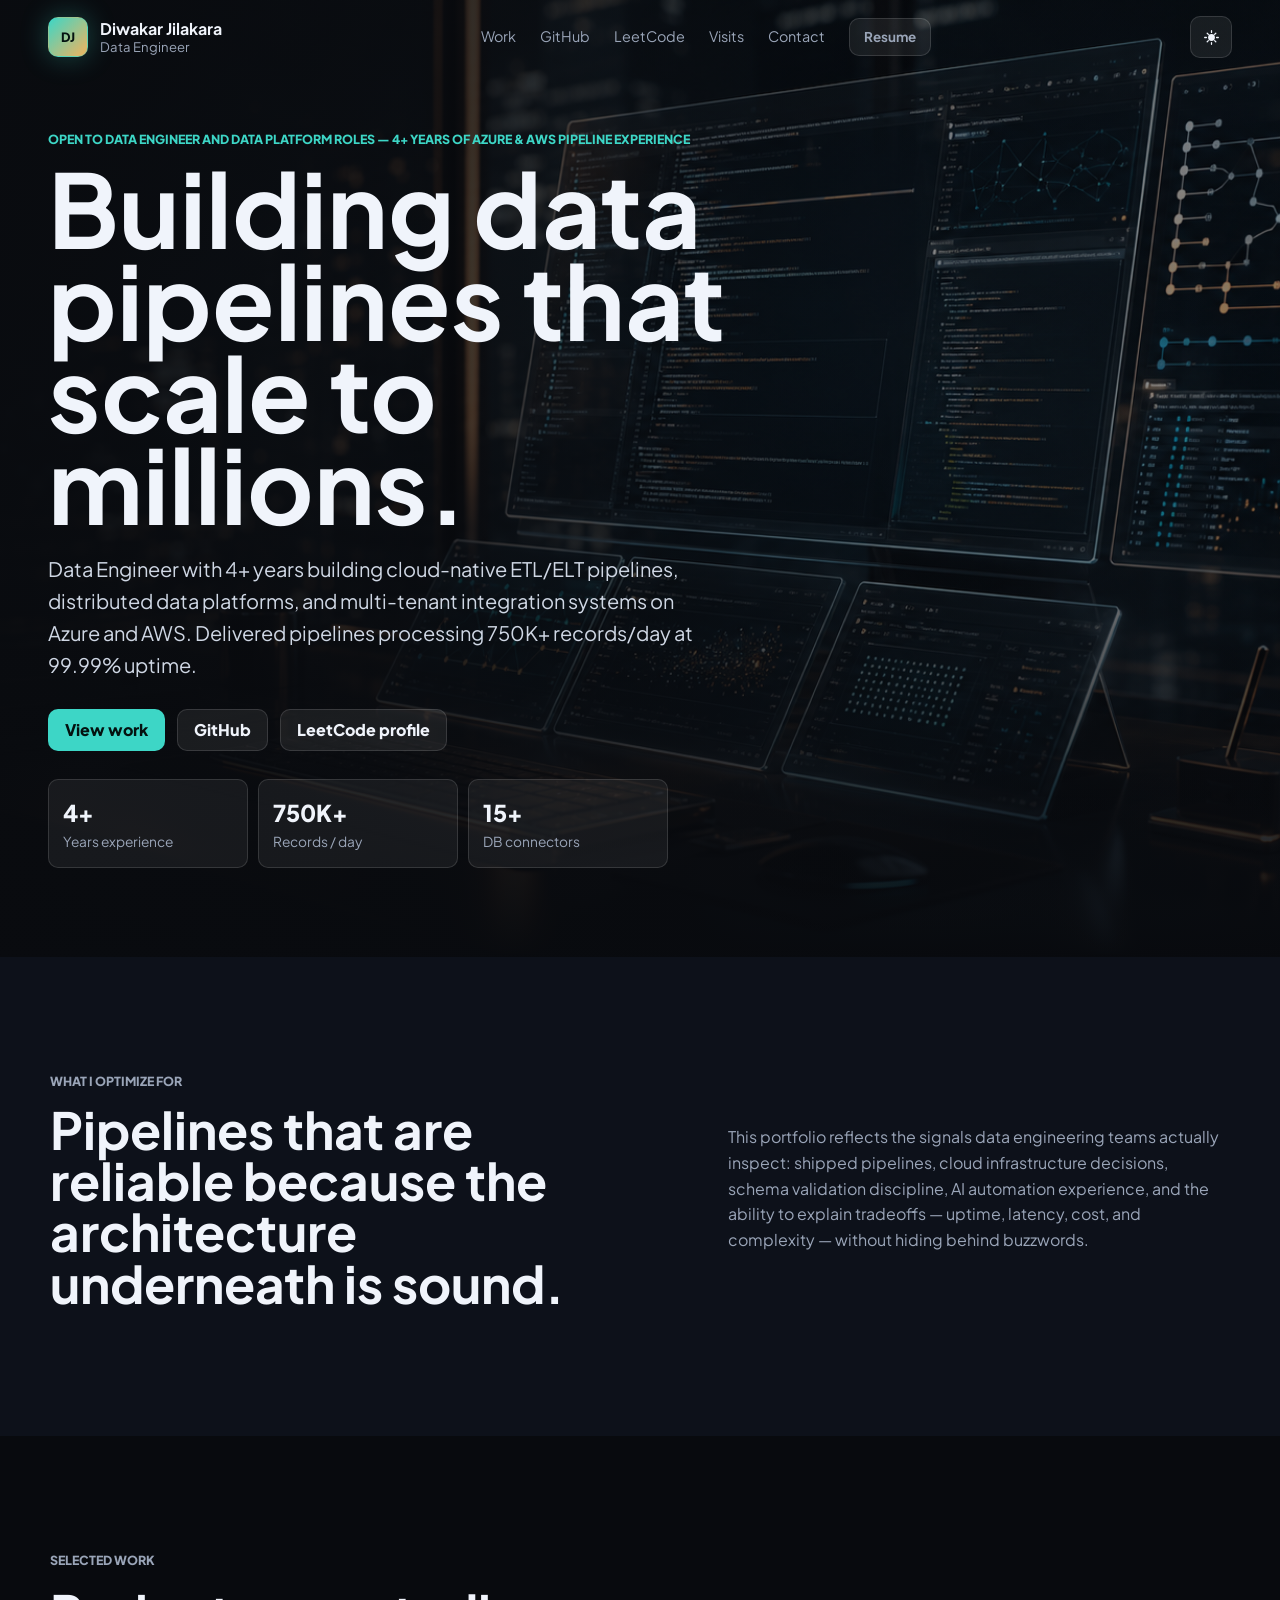
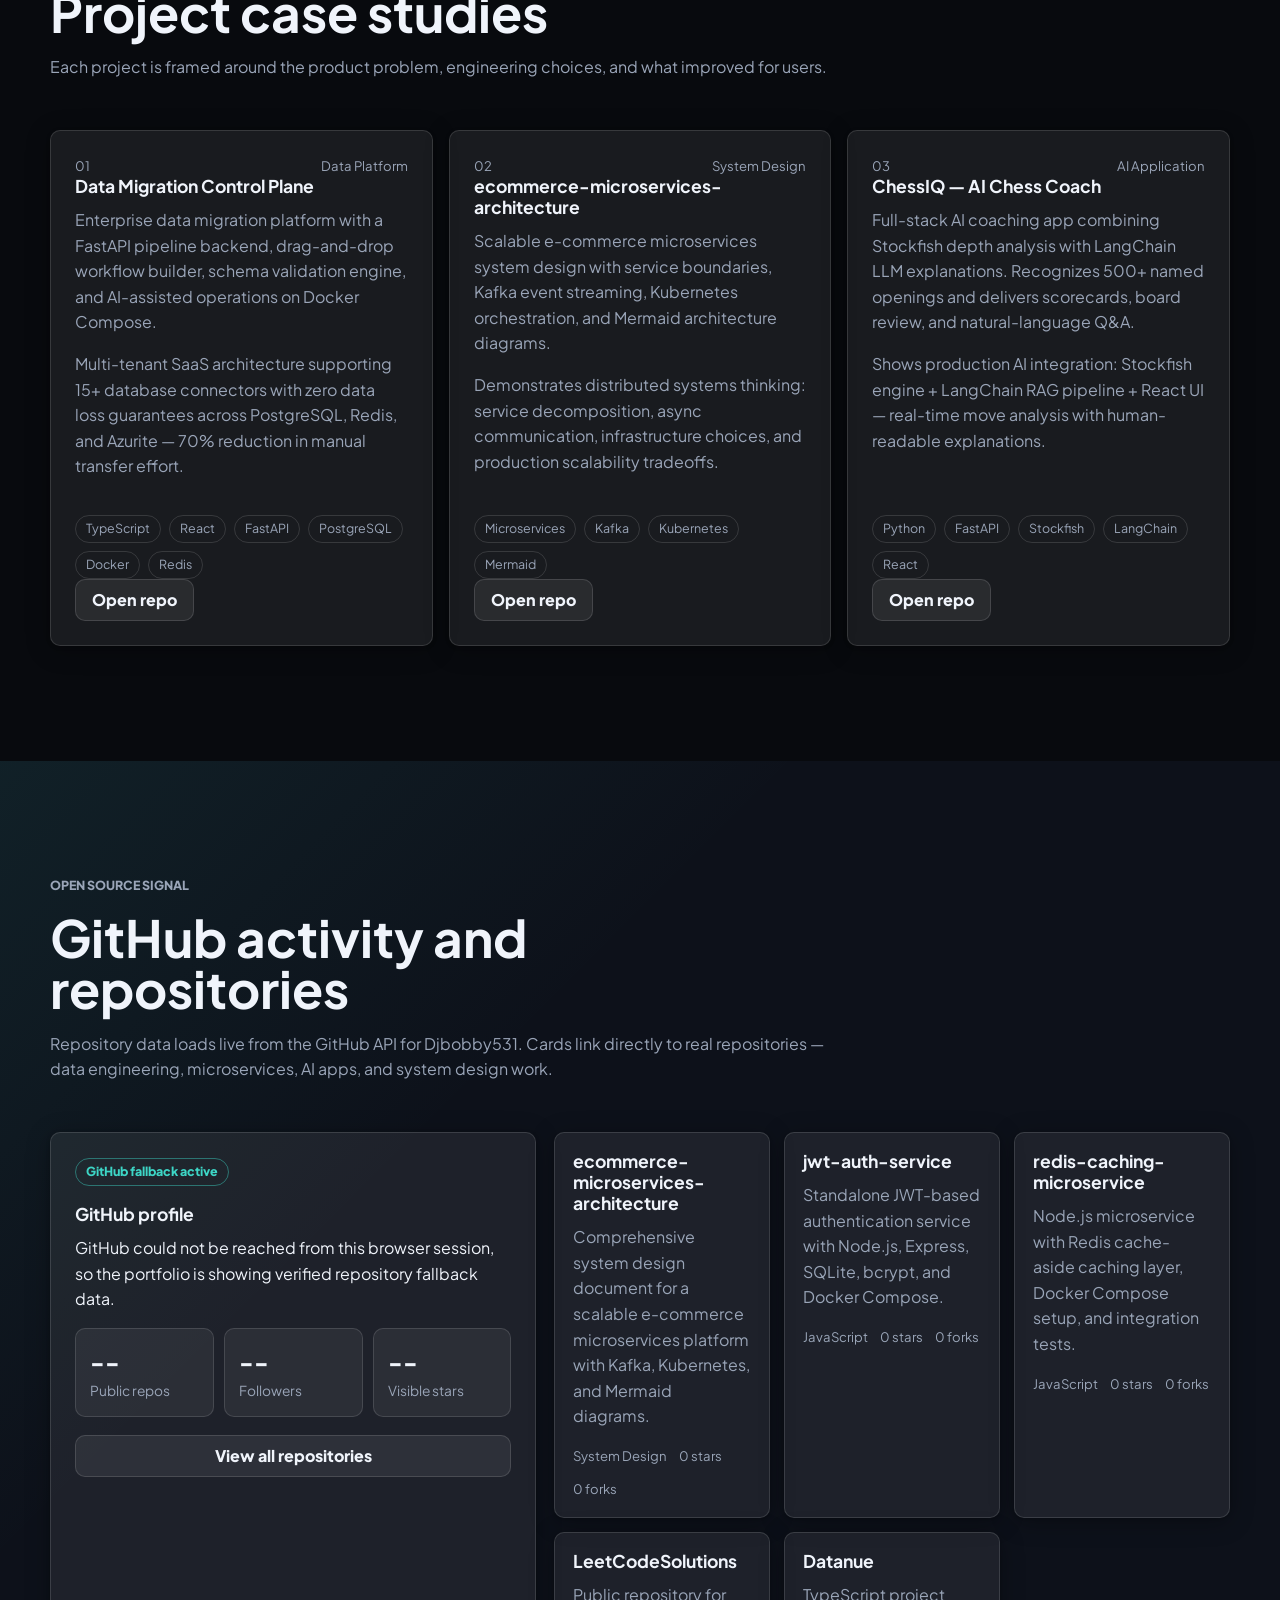
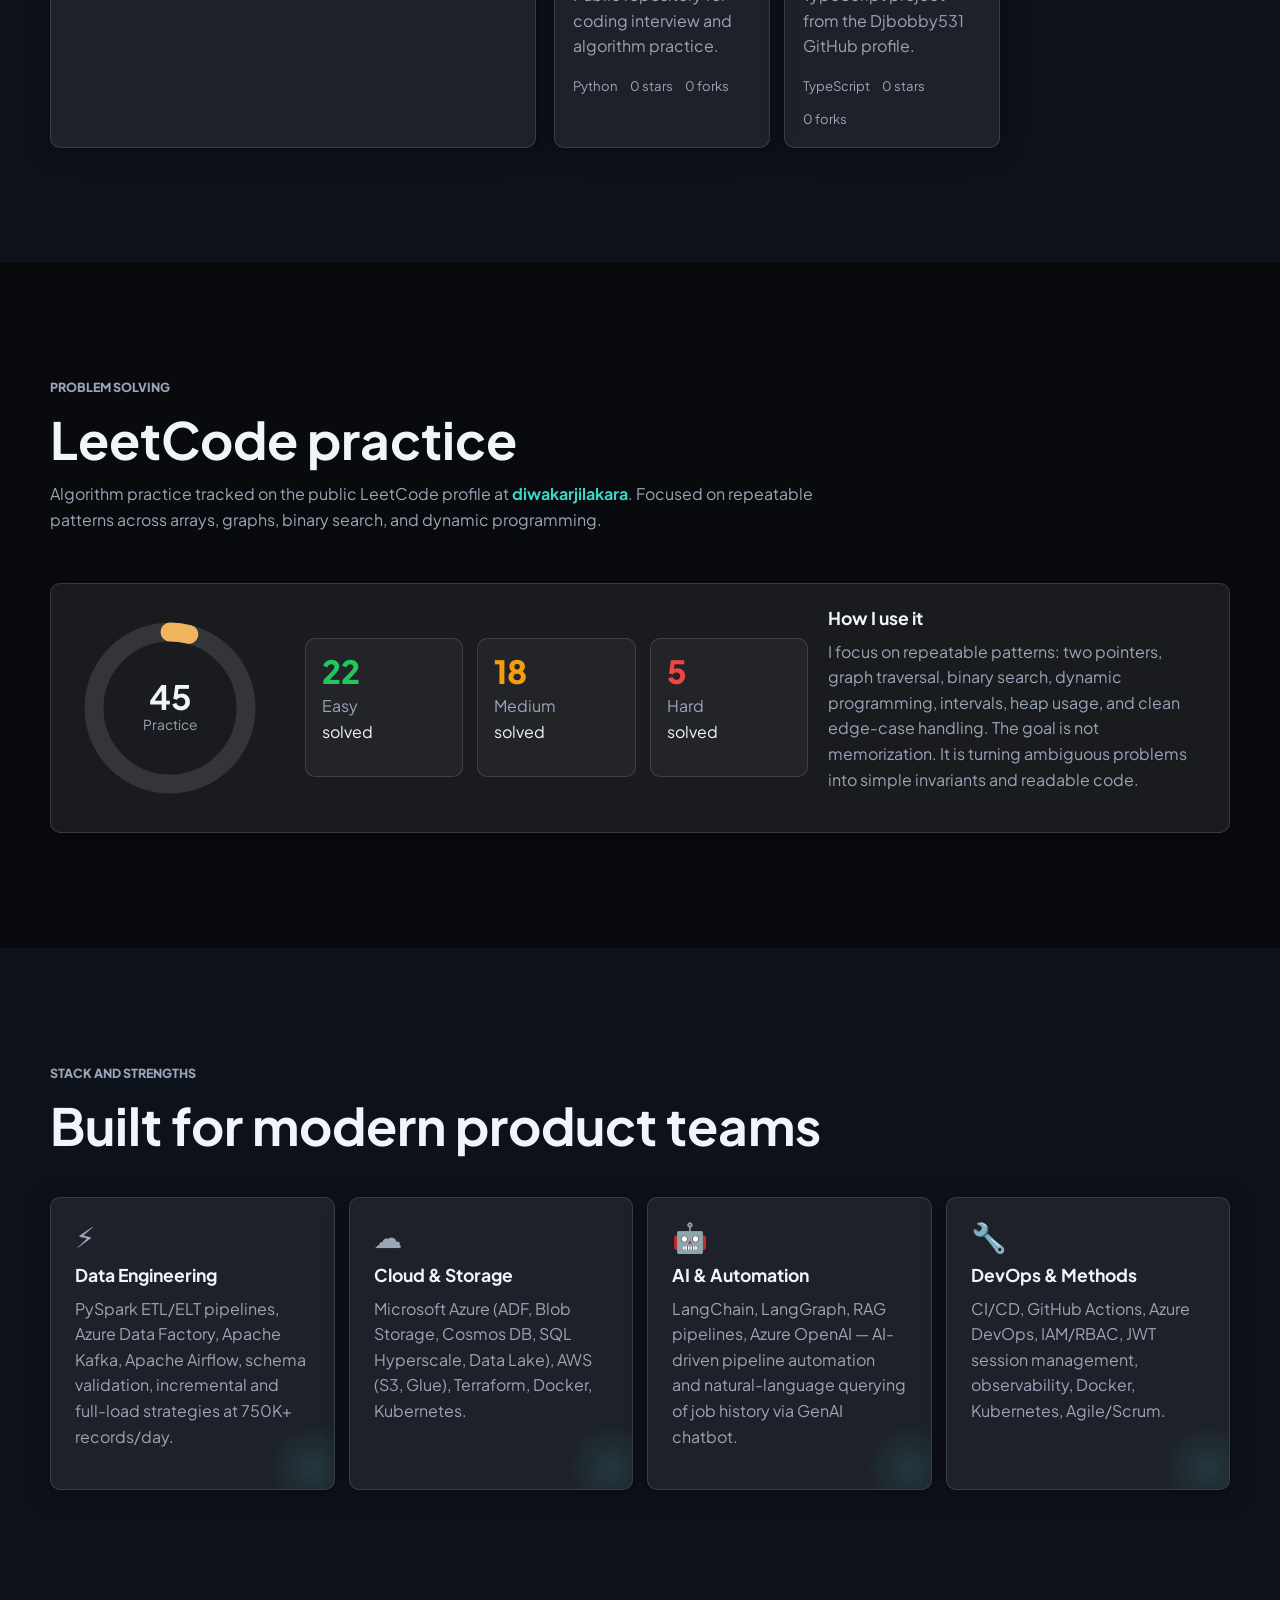
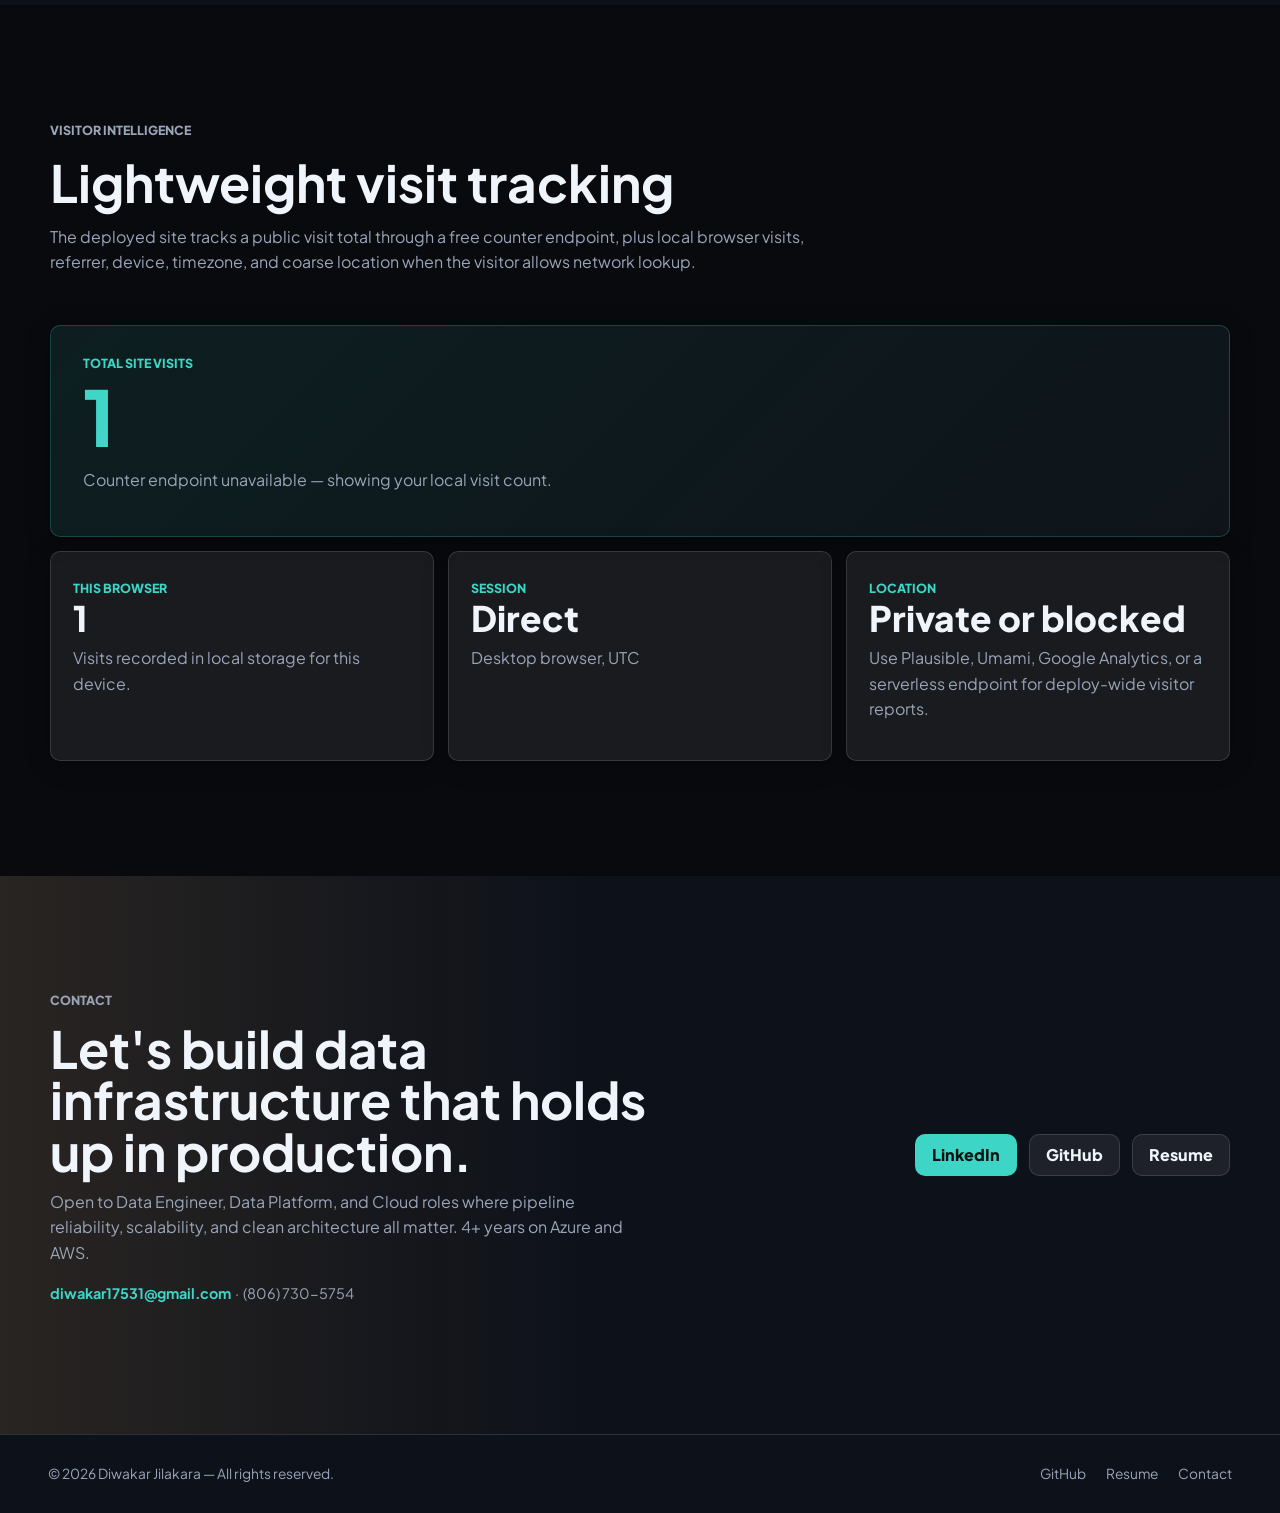
<file: index.html>
<!doctype html>
<html lang="en">
  <head>
    <meta charset="utf-8" />
    <meta name="viewport" content="width=device-width, initial-scale=1" />
    <meta
      name="description"
      content="Portfolio for a full-stack developer focused on production web apps, GitHub projects, LeetCode problem solving, and clean user experiences."
    />
    <meta name="theme-color" content="#090b0f" />
    <meta property="og:title" content="Djbobby531 | Developer Portfolio" />
    <meta
      property="og:description"
      content="A polished developer portfolio with live GitHub data, LeetCode highlights, project case studies, and lightweight visitor insights."
    />
    <meta property="og:type" content="website" />
    <meta property="og:url" content="https://djbobby531.github.io/diwakar-portfolio/" />
    <meta property="og:image" content="assets/hero-workstation.png" />
    <title>Djbobby531 | Developer Portfolio</title>
    <link rel="icon" href="assets/favicon.svg" type="image/svg+xml" />
    <meta name="twitter:card" content="summary_large_image" />
    <meta name="twitter:title" content="Djbobby531 | Developer Portfolio" />
    <meta name="twitter:description" content="Full-stack developer portfolio with live GitHub data, project case studies, and visitor analytics." />
    <meta name="twitter:image" content="assets/hero-workstation.png" />
    <link rel="preload" href="assets/hero-workstation.png" as="image" />
    <link rel="preconnect" href="https://fonts.googleapis.com" />
    <link rel="preconnect" href="https://fonts.gstatic.com" crossorigin />
    <link href="https://fonts.googleapis.com/css2?family=Plus+Jakarta+Sans:ital,wght@0,400;0,500;0,600;0,700;0,800;0,900;1,400&display=swap" rel="stylesheet" />
    <link rel="stylesheet" href="styles.css" />
  </head>
  <body>
    <a class="skip-link" href="#main">Skip to content</a>

    <header class="site-header" data-elevated="false">
      <a class="brand" href="#top" aria-label="Portfolio home">
        <span class="brand-mark" aria-hidden="true">JD</span>
        <span class="brand-copy">
          <strong data-bind="name">Developer</strong>
          <span data-bind="role">Full-stack developer</span>
        </span>
      </a>

      <nav class="nav" aria-label="Primary navigation">
        <a href="#work">Work</a>
        <a href="#github">GitHub</a>
        <a href="#leetcode">LeetCode</a>
        <a href="#analytics">Visits</a>
        <a href="#contact">Contact</a>
        <a href="resume.html" target="_blank" rel="noreferrer" class="nav-resume">Resume</a>
      </nav>

      <button class="theme-toggle" type="button" aria-label="Toggle theme">
        <svg class="icon-sun" viewBox="0 0 20 20" width="17" height="17" aria-hidden="true" fill="none">
          <circle cx="10" cy="10" r="4" fill="currentColor"/>
          <path d="M10 2v2M10 16v2M2 10h2M16 10h2M4.93 4.93l1.41 1.41M13.66 13.66l1.41 1.41M4.93 15.07l1.41-1.41M13.66 6.34l1.41-1.41" stroke="currentColor" stroke-width="1.5" stroke-linecap="round"/>
        </svg>
        <svg class="icon-moon" viewBox="0 0 20 20" width="17" height="17" aria-hidden="true" fill="currentColor">
          <path d="M17.3 13.7A7.5 7.5 0 1 1 6.3 2.7a5.5 5.5 0 1 0 11 11z"/>
        </svg>
      </button>

      <button class="nav-toggle" type="button" aria-label="Open menu" aria-expanded="false" aria-controls="mobile-nav">
        <span class="hamburger" aria-hidden="true">
          <span></span><span></span><span></span>
        </span>
      </button>
    </header>

    <div class="mobile-backdrop" id="mobile-backdrop" aria-hidden="true"></div>
    <nav class="mobile-nav" id="mobile-nav" aria-label="Mobile navigation" aria-hidden="true">
      <a href="#work">Work</a>
      <a href="#github">GitHub</a>
      <a href="#leetcode">LeetCode</a>
      <a href="#analytics">Visits</a>
      <a href="#contact">Contact</a>
      <a href="resume.html" target="_blank" rel="noreferrer">Resume</a>
    </nav>

    <main id="main">
      <section class="hero" id="top" aria-labelledby="hero-title">
        <img class="hero-image" src="assets/hero-workstation.png" alt="" />
        <div class="hero-scrim" aria-hidden="true"></div>
        <div class="hero-content">
          <p class="eyebrow" data-bind="availability">Available for frontend and full-stack roles</p>
          <h1 id="hero-title">
            <span data-bind="heroTitle">Building precise, fast, human-centered software.</span>
          </h1>
          <p class="hero-copy" data-bind="summary">
            I design and ship production-grade web experiences with clean architecture, thoughtful interfaces,
            and a practical bias toward measurable outcomes.
          </p>

          <div class="hero-actions" aria-label="Primary actions">
            <a class="button primary" href="#work">View work</a>
            <a class="button ghost" data-link="github" href="https://github.com/Djbobby531" target="_blank" rel="noreferrer">GitHub</a>
            <a
              class="button ghost"
              data-link="leetcode"
              href="https://leetcode.com/u/diwakarjilakara/"
              target="_blank"
              rel="noreferrer"
            >
              LeetCode profile
            </a>
          </div>

          <dl class="hero-stats" aria-label="Portfolio highlights">
            <div>
              <dt data-stat="experience">4+</dt>
              <dd>Years experience</dd>
            </div>
            <div>
              <dt data-stat="projects">750K+</dt>
              <dd>Records / day</dd>
            </div>
            <div>
              <dt data-stat="leetcode">15+</dt>
              <dd>DB connectors</dd>
            </div>
          </dl>
        </div>
      </section>

      <section class="section intro-band" aria-label="Developer positioning">
        <div class="section-inner split">
          <div>
            <p class="eyebrow">What I optimize for</p>
            <h2>Pipelines that are reliable because the architecture underneath is sound.</h2>
          </div>
          <p>
            This portfolio reflects the signals data engineering teams actually inspect: shipped pipelines,
            cloud infrastructure decisions, schema validation discipline, AI automation experience, and the
            ability to explain tradeoffs — uptime, latency, cost, and complexity — without hiding behind buzzwords.
          </p>
        </div>
      </section>

      <section class="section" id="work" aria-labelledby="work-title">
        <div class="section-inner">
          <div class="section-heading">
            <p class="eyebrow">Selected work</p>
            <h2 id="work-title">Project case studies</h2>
            <p>
              Each project is framed around the product problem, engineering choices, and what improved for users.
            </p>
          </div>
          <div class="project-grid" id="project-grid"></div>
        </div>
      </section>

      <section class="section dark-band" id="github" aria-labelledby="github-title">
        <div class="section-inner">
          <div class="section-heading">
            <p class="eyebrow">Open source signal</p>
            <h2 id="github-title">GitHub activity and repositories</h2>
            <p>
              Repository data loads live from the GitHub API for Djbobby531. Cards link directly to real repositories
              — data engineering, microservices, AI apps, and system design work.
            </p>
          </div>

          <div class="github-layout">
            <article class="github-summary" aria-live="polite">
              <span class="status-pill" id="github-status">Ready to connect</span>
              <h3 id="github-name">GitHub profile</h3>
              <p id="github-bio">Loading public repositories from GitHub.</p>
              <dl class="metric-row">
                <div>
                  <dt id="repo-count">--</dt>
                  <dd>Public repos</dd>
                </div>
                <div>
                  <dt id="follower-count">--</dt>
                  <dd>Followers</dd>
                </div>
                <div>
                  <dt id="star-count">--</dt>
                  <dd>Visible stars</dd>
                </div>
              </dl>
              <a
                class="button ghost profile-link"
                data-link="repositories"
                href="https://github.com/Djbobby531?tab=repositories"
                target="_blank"
                rel="noreferrer"
              >
                View all repositories
              </a>
            </article>
            <div class="repo-list" id="repo-list"></div>
          </div>
        </div>
      </section>

      <section class="section" id="leetcode" aria-labelledby="leetcode-title">
        <div class="section-inner leetcode-wrap">
          <div class="section-heading">
            <p class="eyebrow">Problem solving</p>
            <h2 id="leetcode-title">LeetCode practice</h2>
            <p>
              Algorithm practice tracked on the public LeetCode profile at
              <a href="https://leetcode.com/u/diwakarjilakara/" target="_blank" rel="noreferrer" style="color:var(--accent);font-weight:700;">diwakarjilakara</a>.
              Focused on repeatable patterns across arrays, graphs, binary search, and dynamic programming.
            </p>
          </div>

          <div class="leetcode-panel">
            <div class="ring" aria-label="LeetCode completion summary">
              <svg viewBox="0 0 120 120" role="img" aria-labelledby="ring-title ring-desc">
                <title id="ring-title">LeetCode solved problems</title>
                <desc id="ring-desc">Circular chart for solved problem count</desc>
                <circle cx="60" cy="60" r="48" class="ring-track"></circle>
                <circle cx="60" cy="60" r="48" class="ring-progress" id="leetcode-ring"></circle>
              </svg>
              <div class="ring-label">
                <strong id="leetcode-total">Repo</strong>
                <span>Practice</span>
              </div>
            </div>

            <div class="difficulty-grid" id="difficulty-grid"></div>

            <article class="practice-note">
              <h3>How I use it</h3>
              <p>
                I focus on repeatable patterns: two pointers, graph traversal, binary search, dynamic programming,
                intervals, heap usage, and clean edge-case handling. The goal is not memorization. It is turning
                ambiguous problems into simple invariants and readable code.
              </p>
            </article>
          </div>
        </div>
      </section>

      <section class="section skills-band" aria-labelledby="skills-title">
        <div class="section-inner">
          <div class="section-heading">
            <p class="eyebrow">Stack and strengths</p>
            <h2 id="skills-title">Built for modern product teams</h2>
          </div>
          <div class="skills-grid" id="skills-grid"></div>
        </div>
      </section>

      <section class="section" id="analytics" aria-labelledby="analytics-title">
        <div class="section-inner">
          <div class="section-heading">
            <p class="eyebrow">Visitor intelligence</p>
            <h2 id="analytics-title">Lightweight visit tracking</h2>
            <p>
              The deployed site tracks a public visit total through a free counter endpoint, plus local browser visits,
              referrer, device, timezone, and coarse location when the visitor allows network lookup.
            </p>
          </div>

          <div class="analytics-grid">
            <article class="analytics-card featured">
              <div class="visit-header">
                <span class="card-kicker">Total site visits</span>
                <span class="live-badge" id="live-badge" aria-live="polite">
                  <span class="live-dot" aria-hidden="true"></span>
                  Live
                </span>
              </div>
              <strong id="global-visits">--</strong>
              <p id="global-visits-detail">Counting deployed visits through the public counter endpoint.</p>
            </article>
            <article class="analytics-card">
              <span class="card-kicker">This browser</span>
              <strong id="local-visits">--</strong>
              <p>Visits recorded in local storage for this device.</p>
            </article>
            <article class="analytics-card">
              <span class="card-kicker">Session</span>
              <strong id="session-source">Direct</strong>
              <p id="session-detail">Referrer and device details appear after page load.</p>
            </article>
            <article class="analytics-card">
              <span class="card-kicker">Location</span>
              <strong id="visitor-location">--</strong>
              <p id="visitor-network">Location lookup runs on page load when enabled.</p>
            </article>
          </div>
        </div>
      </section>

      <section class="section contact-band" id="contact" aria-labelledby="contact-title">
        <div class="section-inner contact-layout">
          <div>
            <p class="eyebrow">Contact</p>
            <h2 id="contact-title">Let's build data infrastructure that holds up in production.</h2>
            <p>
              Open to Data Engineer, Data Platform, and Cloud roles where pipeline reliability,
              scalability, and clean architecture all matter. 4+ years on Azure and AWS.
            </p>
            <p style="margin-top:8px;font-size:0.9rem;">
              <a href="mailto:diwakar17531@gmail.com" style="color:var(--accent);font-weight:700;">diwakar17531@gmail.com</a>
              &nbsp;·&nbsp; (806) 730-5754
            </p>
          </div>
          <div class="contact-actions">
            <a class="button primary" data-link="linkedin" href="https://linkedin.com/in/jilakara-diwakar-b45699225" target="_blank" rel="noreferrer">
              LinkedIn
            </a>
            <a class="button ghost" data-link="github" href="https://github.com/Djbobby531" target="_blank" rel="noreferrer">
              GitHub
            </a>
            <a class="button ghost" data-link="resume" href="resume.html" target="_blank" rel="noreferrer">Resume</a>
          </div>
        </div>
      </section>
    </main>

    <footer class="footer">
      <span>© <span id="footer-year"></span> <span data-bind="name">Developer</span> — All rights reserved.</span>
      <nav class="footer-links" aria-label="Footer links">
        <a href="https://github.com/Djbobby531" target="_blank" rel="noreferrer">GitHub</a>
        <a href="resume.html" target="_blank" rel="noreferrer">Resume</a>
        <a href="#contact">Contact</a>
      </nav>
    </footer>

    <button class="scroll-top" id="scroll-top" type="button" aria-label="Back to top" hidden>
      <svg viewBox="0 0 20 20" width="18" height="18" aria-hidden="true" fill="none" stroke="currentColor" stroke-width="2" stroke-linecap="round">
        <path d="M10 16V4M4 10l6-6 6 6"/>
      </svg>
    </button>

    <script src="app.js" defer></script>
  </body>
</html>
</file>
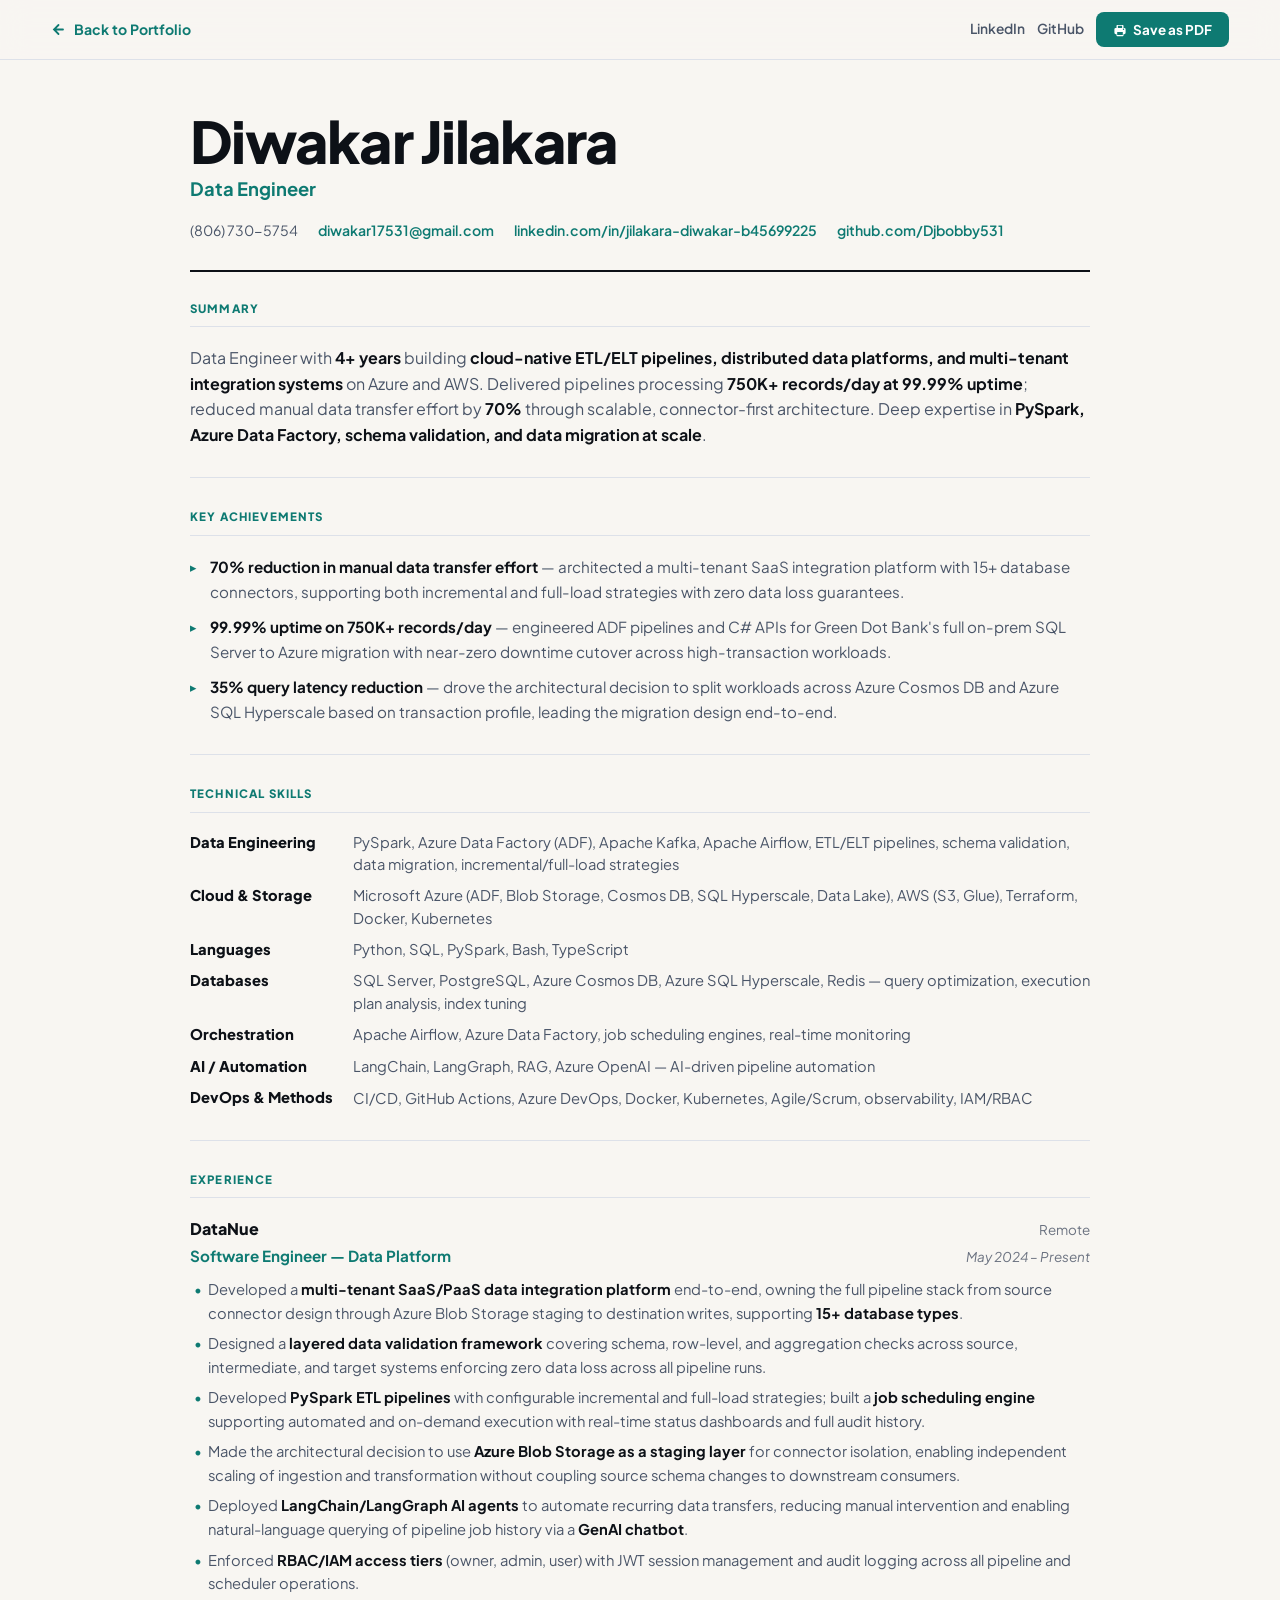
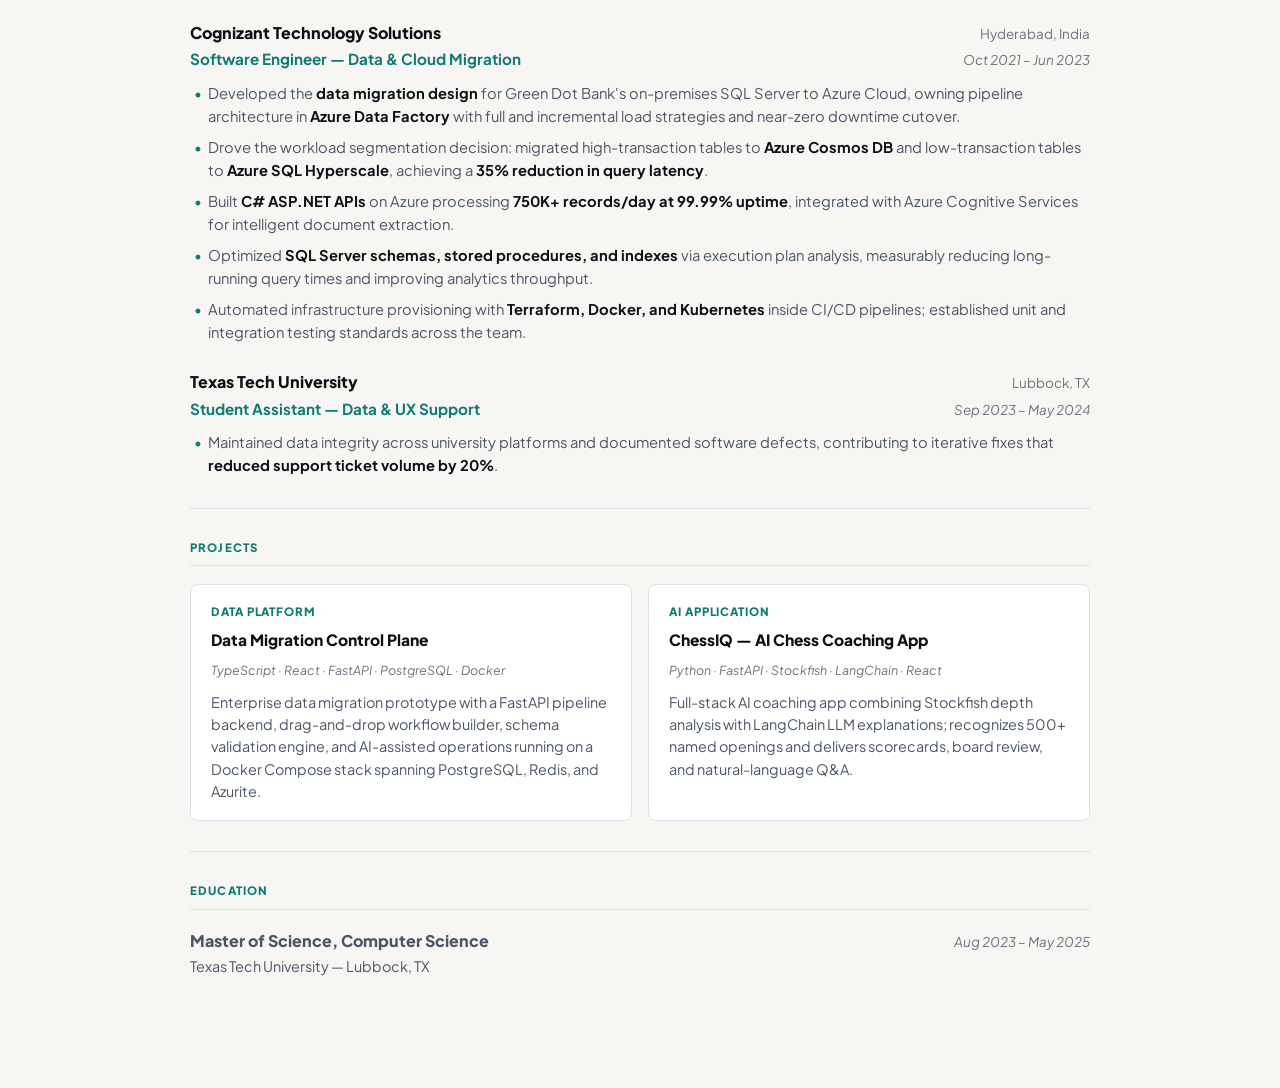
<file: resume.html>
<!doctype html>
<html lang="en">
  <head>
    <meta charset="utf-8" />
    <meta name="viewport" content="width=device-width, initial-scale=1" />
    <title>Resume — Diwakar Jilakara | Data Engineer</title>
    <link rel="icon" href="assets/favicon.svg" type="image/svg+xml" />
    <link rel="preconnect" href="https://fonts.googleapis.com" />
    <link rel="preconnect" href="https://fonts.gstatic.com" crossorigin />
    <link href="https://fonts.googleapis.com/css2?family=Plus+Jakarta+Sans:ital,wght@0,400;0,500;0,600;0,700;0,800;0,900;1,400&display=swap" rel="stylesheet" />
    <style>
      :root {
        --text: #0d1117;
        --muted: #4a5568;
        --light: #6b7280;
        --line: #dde1e9;
        --accent: #0e7a72;
        --accent-bg: rgba(14,122,114,0.07);
        --bg: #f8f6f2;
        --bg-2: #ffffff;
        --radius: 8px;
        font-family: 'Plus Jakarta Sans', Inter, ui-sans-serif, system-ui, -apple-system, sans-serif;
      }

      * { box-sizing: border-box; margin: 0; padding: 0; }

      body { background: var(--bg); color: var(--text); line-height: 1.6; }

      /* ── TOP BAR ── */
      .top-bar {
        position: sticky;
        top: 0;
        z-index: 20;
        display: flex;
        align-items: center;
        justify-content: space-between;
        padding: 12px clamp(16px, 4vw, 52px);
        background: rgba(248,246,242,0.9);
        backdrop-filter: blur(14px);
        border-bottom: 1px solid var(--line);
      }

      .top-bar a.back {
        display: inline-flex;
        align-items: center;
        gap: 8px;
        color: var(--accent);
        font-weight: 700;
        font-size: 0.88rem;
        text-decoration: none;
        transition: opacity 150ms;
      }
      .top-bar a.back:hover { opacity: 0.7; }

      .top-bar-right { display: flex; align-items: center; gap: 12px; }

      .top-bar-right a {
        color: var(--muted);
        font-size: 0.86rem;
        font-weight: 600;
        text-decoration: none;
        transition: color 150ms;
      }
      .top-bar-right a:hover { color: var(--accent); }

      .btn {
        display: inline-flex;
        align-items: center;
        gap: 6px;
        padding: 8px 16px;
        border: 1px solid var(--line);
        border-radius: var(--radius);
        background: var(--bg-2);
        color: var(--text);
        font-family: inherit;
        font-size: 0.84rem;
        font-weight: 700;
        cursor: pointer;
        transition: border-color 150ms, background 150ms, color 150ms;
        text-decoration: none;
      }
      .btn:hover { border-color: var(--accent); background: var(--accent-bg); color: var(--accent); }
      .btn.primary { background: var(--accent); color: #fff; border-color: transparent; }
      .btn.primary:hover { background: #0a6560; }

      /* ── LAYOUT ── */
      main {
        width: min(900px, calc(100% - 32px));
        margin: 0 auto;
        padding: 52px 0 80px;
      }

      /* ── HEADER ── */
      .resume-header {
        padding-bottom: 28px;
        border-bottom: 2px solid var(--text);
        margin-bottom: 28px;
      }

      .resume-header h1 {
        font-size: clamp(2.2rem, 6vw, 3.6rem);
        font-weight: 900;
        letter-spacing: -0.03em;
        line-height: 1;
        margin-bottom: 4px;
      }

      .resume-header .title {
        font-size: 1.15rem;
        font-weight: 700;
        color: var(--accent);
        margin-bottom: 16px;
      }

      .contact-row {
        display: flex;
        flex-wrap: wrap;
        gap: 6px 20px;
        font-size: 0.88rem;
        color: var(--muted);
      }

      .contact-row a { color: var(--accent); font-weight: 600; text-decoration: none; }
      .contact-row a:hover { text-decoration: underline; }

      /* ── SECTIONS ── */
      .section {
        margin-bottom: 30px;
        padding-bottom: 30px;
        border-bottom: 1px solid var(--line);
      }
      .section:last-child { border-bottom: none; margin-bottom: 0; }

      .section-title {
        font-size: 0.72rem;
        font-weight: 900;
        letter-spacing: 0.1em;
        text-transform: uppercase;
        color: var(--accent);
        margin-bottom: 18px;
        padding-bottom: 8px;
        border-bottom: 1px solid var(--line);
      }

      p { color: var(--muted); margin-bottom: 0; }

      /* ── ACHIEVEMENTS ── */
      .achievements { list-style: none; display: flex; flex-direction: column; gap: 10px; }
      .achievements li {
        padding-left: 20px;
        position: relative;
        color: var(--muted);
        font-size: 0.95rem;
        line-height: 1.65;
      }
      .achievements li::before {
        content: '▸';
        position: absolute;
        left: 0;
        color: var(--accent);
        font-size: 0.8rem;
        top: 3px;
      }
      .achievements li strong { color: var(--text); }

      /* ── SKILLS TABLE ── */
      .skills-table { width: 100%; border-collapse: collapse; font-size: 0.92rem; }
      .skills-table tr + tr td { padding-top: 8px; }
      .skills-table td:first-child {
        width: 160px;
        font-weight: 800;
        color: var(--text);
        vertical-align: top;
        padding-right: 20px;
        white-space: nowrap;
      }
      .skills-table td:last-child { color: var(--muted); line-height: 1.55; }

      /* ── EXPERIENCE / PROJECTS ── */
      .entry { margin-bottom: 24px; }
      .entry:last-child { margin-bottom: 0; }

      .entry-header {
        display: flex;
        justify-content: space-between;
        align-items: baseline;
        flex-wrap: wrap;
        gap: 6px;
        margin-bottom: 2px;
      }

      .entry-company {
        font-weight: 900;
        font-size: 1rem;
        color: var(--text);
      }

      .entry-location {
        font-size: 0.84rem;
        color: var(--light);
      }

      .entry-role-row {
        display: flex;
        justify-content: space-between;
        align-items: baseline;
        flex-wrap: wrap;
        gap: 4px;
        margin-bottom: 10px;
      }

      .entry-role {
        font-weight: 700;
        font-size: 0.95rem;
        color: var(--accent);
      }

      .entry-dates {
        font-size: 0.84rem;
        color: var(--light);
        font-style: italic;
      }

      .entry-bullets { list-style: none; display: flex; flex-direction: column; gap: 7px; }
      .entry-bullets li {
        padding-left: 18px;
        position: relative;
        color: var(--muted);
        font-size: 0.92rem;
        line-height: 1.6;
      }
      .entry-bullets li::before {
        content: '•';
        position: absolute;
        left: 4px;
        color: var(--accent);
      }
      .entry-bullets li strong { color: var(--text); }

      /* ── PROJECTS ── */
      .project-grid { display: grid; grid-template-columns: repeat(2, 1fr); gap: 16px; }

      .proj-card {
        border: 1px solid var(--line);
        border-radius: var(--radius);
        padding: 18px 20px;
        background: var(--bg-2);
      }

      .proj-type {
        font-size: 0.72rem;
        font-weight: 900;
        text-transform: uppercase;
        letter-spacing: 0.08em;
        color: var(--accent);
        margin-bottom: 6px;
      }

      .proj-name {
        font-weight: 800;
        font-size: 0.97rem;
        color: var(--text);
        margin-bottom: 8px;
      }

      .proj-stack {
        font-size: 0.78rem;
        color: var(--light);
        font-style: italic;
        margin-bottom: 10px;
      }

      .proj-desc {
        font-size: 0.9rem;
        color: var(--muted);
        line-height: 1.55;
      }

      /* ── TAGS ── */
      .tag-cloud { display: flex; flex-wrap: wrap; gap: 8px; margin-top: 4px; }
      .tag-cloud span {
        display: inline-block;
        padding: 5px 12px;
        border: 1px solid var(--line);
        border-radius: 999px;
        font-size: 0.82rem;
        font-weight: 600;
        color: var(--text);
        background: var(--bg-2);
      }

      /* ── EDU ── */
      .edu-entry { display: flex; justify-content: space-between; align-items: baseline; flex-wrap: wrap; gap: 4px; }
      .edu-entry .degree { font-weight: 800; font-size: 1rem; }
      .edu-entry .school { font-size: 0.9rem; color: var(--muted); margin-top: 2px; }
      .edu-dates { font-size: 0.84rem; color: var(--light); font-style: italic; }

      /* ── PRINT ── */
      @media print {
        .top-bar { display: none; }
        body { background: white; }
        main { width: 100%; padding: 28px 40px 40px; }
        .proj-card { border-color: #ddd; }
        .section { page-break-inside: avoid; }
        .entry { page-break-inside: avoid; }
      }

      @media (max-width: 680px) {
        .project-grid { grid-template-columns: 1fr; }
        .skills-table td:first-child { width: auto; display: block; margin-bottom: 2px; }
        .skills-table td { display: block; }
        .skills-table tr + tr td:first-child { padding-top: 12px; }
        .top-bar .btn.primary span { display: none; }
      }
    </style>
  </head>
  <body>
    <!-- Top bar — hidden on print -->
    <div class="top-bar">
      <a href="index.html" class="back">
        <svg width="15" height="15" viewBox="0 0 20 20" fill="none" stroke="currentColor" stroke-width="2.4" stroke-linecap="round" aria-hidden="true"><path d="M16 10H4M10 4l-6 6 6 6"/></svg>
        Back to Portfolio
      </a>
      <div class="top-bar-right">
        <a href="https://linkedin.com/in/jilakara-diwakar-b45699225" target="_blank" rel="noreferrer">LinkedIn</a>
        <a href="https://github.com/Djbobby531" target="_blank" rel="noreferrer">GitHub</a>
        <button class="btn primary" onclick="window.print()" type="button">
          <svg width="14" height="14" viewBox="0 0 20 20" fill="currentColor" aria-hidden="true"><path d="M5 4v3H4a2 2 0 0 0-2 2v5a2 2 0 0 0 2 2h1v2a1 1 0 0 0 1 1h8a1 1 0 0 0 1-1v-2h1a2 2 0 0 0 2-2V9a2 2 0 0 0-2-2h-1V4a1 1 0 0 0-1-1H6a1 1 0 0 0-1 1zm2 0h6v3H7V4zm-1 9h8v4H6v-4zm9-5a1 1 0 1 1 0 2 1 1 0 0 1 0-2z"/></svg>
          <span>Save as PDF</span>
        </button>
      </div>
    </div>

    <main>
      <!-- ── HEADER ── -->
      <header class="resume-header">
        <h1>Diwakar Jilakara</h1>
        <p class="title">Data Engineer</p>
        <div class="contact-row">
          <span>(806) 730-5754</span>
          <a href="mailto:diwakar17531@gmail.com">diwakar17531@gmail.com</a>
          <a href="https://linkedin.com/in/jilakara-diwakar-b45699225" target="_blank" rel="noreferrer">linkedin.com/in/jilakara-diwakar-b45699225</a>
          <a href="https://github.com/Djbobby531" target="_blank" rel="noreferrer">github.com/Djbobby531</a>
        </div>
      </header>

      <!-- ── SUMMARY ── -->
      <section class="section">
        <h2 class="section-title">Summary</h2>
        <p>
          Data Engineer with <strong style="color:var(--text)">4+ years</strong> building <strong style="color:var(--text)">cloud-native ETL/ELT pipelines, distributed data platforms, and multi-tenant integration systems</strong> on Azure and AWS. Delivered pipelines processing <strong style="color:var(--text)">750K+ records/day at 99.99% uptime</strong>; reduced manual data transfer effort by <strong style="color:var(--text)">70%</strong> through scalable, connector-first architecture. Deep expertise in <strong style="color:var(--text)">PySpark, Azure Data Factory, schema validation, and data migration at scale</strong>.
        </p>
      </section>

      <!-- ── KEY ACHIEVEMENTS ── -->
      <section class="section">
        <h2 class="section-title">Key Achievements</h2>
        <ul class="achievements">
          <li><strong>70% reduction in manual data transfer effort</strong> — architected a multi-tenant SaaS integration platform with 15+ database connectors, supporting both incremental and full-load strategies with zero data loss guarantees.</li>
          <li><strong>99.99% uptime on 750K+ records/day</strong> — engineered ADF pipelines and C# APIs for Green Dot Bank's full on-prem SQL Server to Azure migration with near-zero downtime cutover across high-transaction workloads.</li>
          <li><strong>35% query latency reduction</strong> — drove the architectural decision to split workloads across Azure Cosmos DB and Azure SQL Hyperscale based on transaction profile, leading the migration design end-to-end.</li>
        </ul>
      </section>

      <!-- ── TECHNICAL SKILLS ── -->
      <section class="section">
        <h2 class="section-title">Technical Skills</h2>
        <table class="skills-table">
          <tbody>
            <tr>
              <td>Data Engineering</td>
              <td>PySpark, Azure Data Factory (ADF), Apache Kafka, Apache Airflow, ETL/ELT pipelines, schema validation, data migration, incremental/full-load strategies</td>
            </tr>
            <tr>
              <td>Cloud &amp; Storage</td>
              <td>Microsoft Azure (ADF, Blob Storage, Cosmos DB, SQL Hyperscale, Data Lake), AWS (S3, Glue), Terraform, Docker, Kubernetes</td>
            </tr>
            <tr>
              <td>Languages</td>
              <td>Python, SQL, PySpark, Bash, TypeScript</td>
            </tr>
            <tr>
              <td>Databases</td>
              <td>SQL Server, PostgreSQL, Azure Cosmos DB, Azure SQL Hyperscale, Redis — query optimization, execution plan analysis, index tuning</td>
            </tr>
            <tr>
              <td>Orchestration</td>
              <td>Apache Airflow, Azure Data Factory, job scheduling engines, real-time monitoring</td>
            </tr>
            <tr>
              <td>AI / Automation</td>
              <td>LangChain, LangGraph, RAG, Azure OpenAI — AI-driven pipeline automation</td>
            </tr>
            <tr>
              <td>DevOps &amp; Methods</td>
              <td>CI/CD, GitHub Actions, Azure DevOps, Docker, Kubernetes, Agile/Scrum, observability, IAM/RBAC</td>
            </tr>
          </tbody>
        </table>
      </section>

      <!-- ── EXPERIENCE ── -->
      <section class="section">
        <h2 class="section-title">Experience</h2>

        <div class="entry">
          <div class="entry-header">
            <span class="entry-company">DataNue</span>
            <span class="entry-location">Remote</span>
          </div>
          <div class="entry-role-row">
            <span class="entry-role">Software Engineer — Data Platform</span>
            <span class="entry-dates">May 2024 – Present</span>
          </div>
          <ul class="entry-bullets">
            <li>Developed a <strong>multi-tenant SaaS/PaaS data integration platform</strong> end-to-end, owning the full pipeline stack from source connector design through Azure Blob Storage staging to destination writes, supporting <strong>15+ database types</strong>.</li>
            <li>Designed a <strong>layered data validation framework</strong> covering schema, row-level, and aggregation checks across source, intermediate, and target systems enforcing zero data loss across all pipeline runs.</li>
            <li>Developed <strong>PySpark ETL pipelines</strong> with configurable incremental and full-load strategies; built a <strong>job scheduling engine</strong> supporting automated and on-demand execution with real-time status dashboards and full audit history.</li>
            <li>Made the architectural decision to use <strong>Azure Blob Storage as a staging layer</strong> for connector isolation, enabling independent scaling of ingestion and transformation without coupling source schema changes to downstream consumers.</li>
            <li>Deployed <strong>LangChain/LangGraph AI agents</strong> to automate recurring data transfers, reducing manual intervention and enabling natural-language querying of pipeline job history via a <strong>GenAI chatbot</strong>.</li>
            <li>Enforced <strong>RBAC/IAM access tiers</strong> (owner, admin, user) with JWT session management and audit logging across all pipeline and scheduler operations.</li>
          </ul>
        </div>

        <div class="entry">
          <div class="entry-header">
            <span class="entry-company">Cognizant Technology Solutions</span>
            <span class="entry-location">Hyderabad, India</span>
          </div>
          <div class="entry-role-row">
            <span class="entry-role">Software Engineer — Data &amp; Cloud Migration</span>
            <span class="entry-dates">Oct 2021 – Jun 2023</span>
          </div>
          <ul class="entry-bullets">
            <li>Developed the <strong>data migration design</strong> for Green Dot Bank's on-premises SQL Server to Azure Cloud, owning pipeline architecture in <strong>Azure Data Factory</strong> with full and incremental load strategies and near-zero downtime cutover.</li>
            <li>Drove the workload segmentation decision: migrated high-transaction tables to <strong>Azure Cosmos DB</strong> and low-transaction tables to <strong>Azure SQL Hyperscale</strong>, achieving a <strong>35% reduction in query latency</strong>.</li>
            <li>Built <strong>C# ASP.NET APIs</strong> on Azure processing <strong>750K+ records/day at 99.99% uptime</strong>, integrated with Azure Cognitive Services for intelligent document extraction.</li>
            <li>Optimized <strong>SQL Server schemas, stored procedures, and indexes</strong> via execution plan analysis, measurably reducing long-running query times and improving analytics throughput.</li>
            <li>Automated infrastructure provisioning with <strong>Terraform, Docker, and Kubernetes</strong> inside CI/CD pipelines; established unit and integration testing standards across the team.</li>
          </ul>
        </div>

        <div class="entry">
          <div class="entry-header">
            <span class="entry-company">Texas Tech University</span>
            <span class="entry-location">Lubbock, TX</span>
          </div>
          <div class="entry-role-row">
            <span class="entry-role">Student Assistant — Data &amp; UX Support</span>
            <span class="entry-dates">Sep 2023 – May 2024</span>
          </div>
          <ul class="entry-bullets">
            <li>Maintained data integrity across university platforms and documented software defects, contributing to iterative fixes that <strong>reduced support ticket volume by 20%</strong>.</li>
          </ul>
        </div>
      </section>

      <!-- ── PROJECTS ── -->
      <section class="section">
        <h2 class="section-title">Projects</h2>
        <div class="project-grid">
          <div class="proj-card">
            <p class="proj-type">Data Platform</p>
            <p class="proj-name">Data Migration Control Plane</p>
            <p class="proj-stack">TypeScript · React · FastAPI · PostgreSQL · Docker</p>
            <p class="proj-desc">Enterprise data migration prototype with a FastAPI pipeline backend, drag-and-drop workflow builder, schema validation engine, and AI-assisted operations running on a Docker Compose stack spanning PostgreSQL, Redis, and Azurite.</p>
          </div>
          <div class="proj-card">
            <p class="proj-type">AI Application</p>
            <p class="proj-name">ChessIQ — AI Chess Coaching App</p>
            <p class="proj-stack">Python · FastAPI · Stockfish · LangChain · React</p>
            <p class="proj-desc">Full-stack AI coaching app combining Stockfish depth analysis with LangChain LLM explanations; recognizes 500+ named openings and delivers scorecards, board review, and natural-language Q&amp;A.</p>
          </div>
        </div>
      </section>

      <!-- ── EDUCATION ── -->
      <section class="section">
        <h2 class="section-title">Education</h2>
        <div class="edu-entry">
          <div>
            <p class="degree">Master of Science, Computer Science</p>
            <p class="school">Texas Tech University — Lubbock, TX</p>
          </div>
          <span class="edu-dates">Aug 2023 – May 2025</span>
        </div>
      </section>
    </main>
  </body>
</html>
</file>
<file: styles.css>
@import url('https://fonts.googleapis.com/css2?family=Plus+Jakarta+Sans:ital,wght@0,400;0,500;0,600;0,700;0,800;0,900;1,400&display=swap');

:root {
  color-scheme: dark;
  --bg: #080a0e;
  --bg-2: #0d111a;
  --panel: rgba(255, 255, 255, 0.07);
  --panel-strong: rgba(255, 255, 255, 0.115);
  --text: #f0f4fb;
  --muted: #9aa5b8;
  --line: rgba(255, 255, 255, 0.13);
  --accent: #3dd6c6;
  --accent-2: #f2b35d;
  --accent-3: #8bd2ff;
  --live: #22c55e;
  --shadow: 0 24px 80px rgba(0, 0, 0, 0.42);
  --shadow-card: 0 4px 24px rgba(0, 0, 0, 0.28), 0 1px 4px rgba(0, 0, 0, 0.2);
  --max: 1180px;
  --radius: 10px;
  --font: 'Plus Jakarta Sans', Inter, ui-sans-serif, system-ui, -apple-system, BlinkMacSystemFont, "Segoe UI", sans-serif;
}

[data-theme="light"] {
  color-scheme: light;
  --bg: #f4f1ec;
  --bg-2: #ffffff;
  --panel: rgba(7, 12, 18, 0.055);
  --panel-strong: rgba(7, 12, 18, 0.095);
  --text: #0d1117;
  --muted: #50606f;
  --line: rgba(7, 12, 18, 0.13);
  --shadow: 0 24px 80px rgba(33, 42, 54, 0.14);
  --shadow-card: 0 4px 24px rgba(33, 42, 54, 0.1), 0 1px 4px rgba(33, 42, 54, 0.06);
}

* {
  box-sizing: border-box;
}

html {
  scroll-behavior: smooth;
}

body {
  margin: 0;
  background: var(--bg);
  color: var(--text);
  font-family: var(--font);
  line-height: 1.6;
  overflow-x: hidden;
}

body::before {
  position: fixed;
  inset: -20% -10% auto auto;
  z-index: -1;
  width: 50vw;
  min-width: 360px;
  aspect-ratio: 1;
  border-radius: 50%;
  background: radial-gradient(circle, rgba(61, 214, 198, 0.14), transparent 64%);
  content: "";
  filter: blur(12px);
  pointer-events: none;
}

body::after {
  position: fixed;
  inset: auto auto -20% -10%;
  z-index: -1;
  width: 40vw;
  min-width: 280px;
  aspect-ratio: 1;
  border-radius: 50%;
  background: radial-gradient(circle, rgba(139, 210, 255, 0.09), transparent 64%);
  content: "";
  filter: blur(12px);
  pointer-events: none;
}

body::selection {
  background: rgba(61, 214, 198, 0.35);
}

a {
  color: inherit;
  text-decoration: none;
}

img,
svg {
  display: block;
}

button,
input,
textarea {
  font: inherit;
}

.skip-link {
  position: fixed;
  left: 16px;
  top: -80px;
  z-index: 20;
  background: var(--accent);
  color: #05110f;
  padding: 10px 14px;
  border-radius: var(--radius);
  font-weight: 800;
}

.skip-link:focus {
  top: 16px;
}

.site-header {
  position: fixed;
  inset: 0 0 auto;
  z-index: 10;
  display: flex;
  align-items: center;
  justify-content: space-between;
  gap: 20px;
  padding: 16px clamp(18px, 4vw, 48px);
  border-bottom: 1px solid transparent;
  transition: background 180ms ease, border-color 180ms ease, backdrop-filter 180ms ease;
}

.site-header[data-elevated="true"] {
  background: rgba(9, 11, 15, 0.78);
  border-color: var(--line);
  backdrop-filter: blur(18px);
}

[data-theme="light"] .site-header[data-elevated="true"] {
  background: rgba(247, 244, 239, 0.82);
}

.brand {
  display: inline-flex;
  align-items: center;
  gap: 12px;
  min-width: 0;
}

.brand-mark {
  display: grid;
  place-items: center;
  width: 40px;
  aspect-ratio: 1;
  border: 1px solid rgba(61, 214, 198, 0.35);
  border-radius: var(--radius);
  background: linear-gradient(135deg, var(--accent), var(--accent-2));
  color: #041210;
  font-size: 0.8rem;
  font-weight: 900;
  letter-spacing: 0.02em;
  box-shadow: 0 0 28px rgba(61, 214, 198, 0.3);
}

.brand-copy {
  display: grid;
  line-height: 1.15;
}

.brand-copy span {
  color: var(--muted);
  font-size: 0.82rem;
}

.nav {
  display: flex;
  align-items: center;
  justify-content: center;
  gap: clamp(10px, 2.4vw, 24px);
  color: var(--muted);
  font-size: 0.9rem;
}

.nav-resume {
  padding: 7px 14px !important;
  border: 1px solid var(--line);
  border-radius: var(--radius);
  background: var(--panel);
  font-weight: 700;
  font-size: 0.84rem !important;
  transition: border-color 180ms ease, background 180ms ease, transform 180ms ease;
}

.nav-resume:hover,
.nav-resume:focus-visible {
  border-color: rgba(61, 214, 198, 0.55);
  background: var(--panel-strong);
  transform: translateY(-1px);
}

.nav-resume::after {
  display: none !important;
}

.nav a {
  position: relative;
  padding: 8px 0;
}

.nav a::after {
  position: absolute;
  right: 0;
  bottom: 2px;
  left: 0;
  height: 2px;
  background: var(--accent);
  content: "";
  transform: scaleX(0);
  transform-origin: left;
  transition: transform 180ms ease;
}

.nav a:hover::after,
.nav a:focus-visible::after,
.nav a.is-active::after {
  transform: scaleX(1);
}

.nav a.is-active {
  color: var(--text);
}

.theme-toggle,
.button {
  min-height: 42px;
  border: 1px solid var(--line);
  border-radius: var(--radius);
  cursor: pointer;
}

.theme-toggle {
  background: var(--panel);
  color: var(--text);
  padding: 0 12px;
  display: inline-flex;
  align-items: center;
  justify-content: center;
  width: 42px;
}

.icon-sun,
.icon-moon {
  flex-shrink: 0;
}

:root .icon-moon {
  display: none;
}

:root .icon-sun {
  display: block;
}

[data-theme="light"] .icon-sun {
  display: none;
}

[data-theme="light"] .icon-moon {
  display: block;
}

.nav-toggle {
  display: none;
  align-items: center;
  justify-content: center;
  width: 42px;
  min-height: 42px;
  border: 1px solid var(--line);
  border-radius: var(--radius);
  background: var(--panel);
  color: var(--text);
  cursor: pointer;
}

.hamburger {
  display: flex;
  flex-direction: column;
  gap: 5px;
  width: 18px;
}

.hamburger span {
  display: block;
  height: 2px;
  background: currentColor;
  border-radius: 2px;
  transition: transform 220ms ease, opacity 220ms ease, width 220ms ease;
}

.hamburger span:nth-child(3) {
  width: 12px;
}

[data-mobile-open="true"] .hamburger span:nth-child(1) {
  transform: translateY(7px) rotate(45deg);
}

[data-mobile-open="true"] .hamburger span:nth-child(2) {
  opacity: 0;
  transform: scaleX(0);
}

[data-mobile-open="true"] .hamburger span:nth-child(3) {
  width: 18px;
  transform: translateY(-7px) rotate(-45deg);
}

.mobile-backdrop {
  position: fixed;
  inset: 0;
  z-index: 8;
  background: rgba(0, 0, 0, 0.55);
  backdrop-filter: blur(2px);
  opacity: 0;
  pointer-events: none;
  transition: opacity 220ms ease;
}

.mobile-backdrop.is-open {
  opacity: 1;
  pointer-events: auto;
}

.mobile-nav {
  position: fixed;
  top: 0;
  right: 0;
  bottom: 0;
  z-index: 9;
  width: min(300px, 80vw);
  display: flex;
  flex-direction: column;
  gap: 4px;
  padding: 82px 24px 32px;
  background: var(--bg-2);
  border-left: 1px solid var(--line);
  transform: translateX(100%);
  transition: transform 260ms cubic-bezier(0.4, 0, 0.2, 1);
}

.mobile-nav.is-open {
  transform: translateX(0);
}

.mobile-nav a {
  padding: 14px 16px;
  border-radius: var(--radius);
  font-size: 1.1rem;
  font-weight: 600;
  color: var(--muted);
  transition: background 160ms ease, color 160ms ease;
}

.mobile-nav a:hover,
.mobile-nav a.is-active {
  background: var(--panel);
  color: var(--text);
}

.scroll-top {
  position: fixed;
  right: 20px;
  bottom: 24px;
  z-index: 10;
  display: inline-flex;
  align-items: center;
  justify-content: center;
  width: 44px;
  height: 44px;
  border: 1px solid var(--line);
  border-radius: 50%;
  background: var(--bg-2);
  color: var(--text);
  cursor: pointer;
  box-shadow: var(--shadow);
  opacity: 0;
  transform: translateY(8px);
  transition: opacity 220ms ease, transform 220ms ease, border-color 180ms ease;
}

.scroll-top:not([hidden]) {
  opacity: 1;
  transform: translateY(0);
}

.scroll-top:hover,
.scroll-top:focus-visible {
  border-color: rgba(61, 214, 198, 0.65);
  color: var(--accent);
}

.button {
  display: inline-flex;
  align-items: center;
  justify-content: center;
  gap: 8px;
  padding: 0 16px;
  font-weight: 800;
  position: relative;
  overflow: hidden;
  transition: transform 180ms ease, border-color 180ms ease, background 180ms ease, box-shadow 180ms ease;
}

.button::before {
  position: absolute;
  inset: 0;
  background: linear-gradient(120deg, transparent, rgba(255, 255, 255, 0.24), transparent);
  content: "";
  transform: translateX(-120%);
  transition: transform 460ms ease;
}

.button:hover::before,
.button:focus-visible::before {
  transform: translateX(120%);
}

.button:hover,
.button:focus-visible,
.theme-toggle:hover,
.theme-toggle:focus-visible {
  transform: translateY(-1px);
  border-color: rgba(61, 214, 198, 0.65);
  box-shadow: 0 12px 28px rgba(61, 214, 198, 0.16);
}

.button.primary {
  border-color: transparent;
  background: var(--accent);
  color: #041210;
}

.button.ghost {
  background: var(--panel);
  color: var(--text);
}

.hero {
  position: relative;
  min-height: 92vh;
  display: grid;
  align-items: end;
  overflow: hidden;
  padding: 130px clamp(18px, 4vw, 48px) 44px;
}

.hero-image,
.hero-scrim {
  position: absolute;
  inset: 0;
  width: 100%;
  height: 100%;
}

.hero-image {
  object-fit: cover;
  object-position: center;
  animation: heroDrift 18s ease-in-out infinite alternate;
}

.hero-scrim {
  background:
    linear-gradient(90deg, rgba(9, 11, 15, 0.95) 0%, rgba(9, 11, 15, 0.74) 36%, rgba(9, 11, 15, 0.3) 72%),
    linear-gradient(180deg, rgba(9, 11, 15, 0.38) 0%, rgba(9, 11, 15, 0.15) 44%, var(--bg) 100%);
}

.hero-content {
  position: relative;
  z-index: 1;
  width: min(760px, 100%);
  padding-bottom: clamp(8px, 5vh, 52px);
}

.hero-content > * {
  animation: riseIn 720ms ease both;
}

.hero-content > *:nth-child(2) {
  animation-delay: 80ms;
}

.hero-content > *:nth-child(3) {
  animation-delay: 160ms;
}

.hero-content > *:nth-child(4) {
  animation-delay: 240ms;
}

.hero-content > *:nth-child(5) {
  animation-delay: 320ms;
}

.eyebrow,
.card-kicker {
  margin: 0 0 12px;
  color: var(--accent);
  font-size: 0.78rem;
  font-weight: 900;
  letter-spacing: 0;
  text-transform: uppercase;
}

h1,
h2,
h3,
p {
  margin-top: 0;
}

h1 {
  max-width: 11ch;
  margin-bottom: 22px;
  font-size: clamp(3.45rem, 8vw, 7.4rem);
  line-height: 0.9;
  letter-spacing: 0;
}

h2 {
  margin-bottom: 12px;
  font-size: clamp(2rem, 4vw, 4rem);
  line-height: 1;
  letter-spacing: 0;
}

h3 {
  margin-bottom: 10px;
  font-size: 1.1rem;
  line-height: 1.2;
}

.hero-copy {
  max-width: 680px;
  color: #cfd7e4;
  font-size: clamp(1.05rem, 2vw, 1.25rem);
}

.hero-actions {
  display: flex;
  flex-wrap: wrap;
  gap: 12px;
  margin: 28px 0;
}

.hero-stats,
.metric-row {
  display: grid;
  grid-template-columns: repeat(3, minmax(0, 1fr));
  gap: 10px;
  max-width: 620px;
  margin: 0;
}

.hero-stats div,
.metric-row div {
  padding: 14px;
  border: 1px solid var(--line);
  border-radius: var(--radius);
  background: rgba(255, 255, 255, 0.06);
  transition: transform 180ms ease, border-color 180ms ease, background 180ms ease;
}

.hero-stats div:hover,
.metric-row div:hover {
  transform: translateY(-2px);
  border-color: rgba(242, 179, 93, 0.42);
  background: rgba(255, 255, 255, 0.09);
}

dt {
  color: var(--text);
  font-size: 1.45rem;
  font-weight: 900;
}

dd {
  margin: 0;
  color: var(--muted);
  font-size: 0.86rem;
}

.section {
  padding: clamp(64px, 9vw, 118px) clamp(18px, 4vw, 48px);
  background: var(--bg);
}

.section-inner {
  width: min(var(--max), 100%);
  margin: 0 auto;
}

.section-heading {
  display: grid;
  gap: 4px;
  max-width: 780px;
  margin-bottom: 34px;
}

.section-heading p,
.split p,
.contact-layout p,
.practice-note p {
  color: var(--muted);
}

.intro-band,
.skills-band {
  background: var(--bg-2);
}

.split,
.contact-layout {
  display: grid;
  grid-template-columns: minmax(0, 0.95fr) minmax(280px, 0.8fr);
  gap: clamp(28px, 7vw, 82px);
  align-items: center;
}

.project-grid {
  display: grid;
  grid-template-columns: repeat(3, minmax(0, 1fr));
  gap: 16px;
}

.project-card,
.repo-card,
.github-summary,
.leetcode-panel,
.analytics-card,
.skill-card {
  border: 1px solid var(--line);
  border-radius: var(--radius);
  background: var(--panel);
  box-shadow: var(--shadow-card);
  transition: transform 220ms ease, border-color 220ms ease, background 220ms ease, box-shadow 220ms ease;
}

.project-card:hover,
.repo-card:hover,
.github-summary:hover,
.leetcode-panel:hover,
.analytics-card:hover,
.skill-card:hover {
  transform: translateY(-4px);
  border-color: rgba(61, 214, 198, 0.36);
  background: var(--panel-strong);
  box-shadow: 0 8px 40px rgba(61, 214, 198, 0.1), var(--shadow-card);
}

.project-card {
  display: flex;
  min-height: 390px;
  flex-direction: column;
  justify-content: space-between;
  padding: 24px;
  position: relative;
  overflow: hidden;
}

.project-card::after {
  content: '';
  position: absolute;
  top: 0; left: 0; right: 0;
  height: 2px;
  background: linear-gradient(90deg, var(--accent), var(--accent-3));
  opacity: 0;
  transition: opacity 220ms ease;
}

.project-card:hover::after {
  opacity: 1;
}

.project-card:nth-child(2) {
  transform: translateY(26px);
}

.project-card:nth-child(2):hover {
  transform: translateY(20px);
}

.project-index {
  display: flex;
  align-items: center;
  justify-content: space-between;
  color: var(--muted);
  font-size: 0.82rem;
}

.project-card p,
.repo-card p,
.skill-card p,
.analytics-card p {
  color: var(--muted);
}

.tag-list {
  display: flex;
  flex-wrap: wrap;
  gap: 8px;
  margin-top: 20px;
}

.tag {
  display: inline-flex;
  align-items: center;
  min-height: 28px;
  border: 1px solid var(--line);
  border-radius: 999px;
  padding: 0 10px;
  color: var(--muted);
  font-size: 0.78rem;
}

.dark-band {
  background:
    linear-gradient(135deg, rgba(61, 214, 198, 0.08), transparent 34%),
    var(--bg-2);
}

.github-layout {
  display: grid;
  grid-template-columns: minmax(280px, 0.72fr) minmax(0, 1fr);
  gap: 18px;
}

.github-summary,
.leetcode-panel {
  padding: 24px;
}

.status-pill {
  display: inline-flex;
  min-height: 28px;
  align-items: center;
  margin-bottom: 18px;
  border: 1px solid rgba(61, 214, 198, 0.45);
  border-radius: 999px;
  padding: 0 10px;
  color: var(--accent);
  font-size: 0.78rem;
  font-weight: 800;
}

.profile-link {
  width: 100%;
  margin-top: 18px;
}

.repo-list {
  display: grid;
  grid-template-columns: repeat(3, minmax(0, 1fr));
  gap: 14px;
}

.repo-card {
  min-height: 214px;
  padding: 18px;
  animation: riseIn 520ms ease both;
}

.repo-card h3 a {
  color: var(--text);
}

.repo-card h3 a:hover,
.repo-card h3 a:focus-visible {
  color: var(--accent);
}

.repo-meta {
  display: flex;
  flex-wrap: wrap;
  gap: 12px;
  color: var(--muted);
  font-size: 0.82rem;
}

.leetcode-panel {
  display: grid;
  grid-template-columns: 210px minmax(0, 1fr) minmax(260px, 0.75fr);
  gap: 20px;
  align-items: center;
}

.ring {
  position: relative;
  display: grid;
  place-items: center;
  width: 190px;
  aspect-ratio: 1;
}

.ring svg {
  width: 100%;
  height: 100%;
  transform: rotate(-90deg);
}

.ring-track,
.ring-progress {
  fill: none;
  stroke-width: 12;
}

.ring-track {
  stroke: var(--panel-strong);
}

.ring-progress {
  stroke: var(--accent-2);
  stroke-linecap: round;
  stroke-dasharray: 302;
  stroke-dashoffset: 94;
  transition: stroke-dashoffset 500ms ease;
}

.ring-label {
  position: absolute;
  inset: 0;
  display: grid;
  place-content: center;
  text-align: center;
}

.ring-label strong {
  font-size: 2.1rem;
  line-height: 1;
}

.ring-label span {
  color: var(--muted);
  font-size: 0.86rem;
}

.difficulty-grid,
.skills-grid,
.analytics-grid {
  display: grid;
  gap: 14px;
}

.difficulty-grid {
  grid-template-columns: repeat(3, minmax(0, 1fr));
}

.difficulty-card {
  min-height: 122px;
  border: 1px solid var(--line);
  border-radius: var(--radius);
  padding: 16px;
  background: rgba(255, 255, 255, 0.045);
}

.difficulty-card strong {
  display: block;
  margin-bottom: 6px;
  font-size: 2rem;
  line-height: 1;
  font-weight: 900;
}

.difficulty-card span {
  color: var(--muted);
}

.skills-grid {
  grid-template-columns: repeat(4, minmax(0, 1fr));
}

.skill-card {
  min-height: 200px;
  padding: 24px;
  position: relative;
  overflow: hidden;
}

.skill-card::before {
  content: '';
  position: absolute;
  bottom: -24px;
  right: -24px;
  width: 90px;
  height: 90px;
  border-radius: 50%;
  background: radial-gradient(circle, rgba(61, 214, 198, 0.13), transparent 70%);
  pointer-events: none;
  transition: transform 300ms ease;
}

.skill-card:hover::before {
  transform: scale(1.4);
}

.skill-icon {
  font-size: 1.8rem;
  line-height: 1;
  margin: 0 0 14px;
  display: block;
}

.analytics-grid {
  display: grid;
  grid-template-columns: repeat(3, minmax(0, 1fr));
  gap: 14px;
}

.analytics-card {
  min-height: 160px;
  padding: 22px;
}

.analytics-card strong {
  display: block;
  margin-bottom: 10px;
  font-size: clamp(1.65rem, 3.5vw, 2.2rem);
  line-height: 1;
  font-weight: 900;
}

.analytics-card.featured {
  grid-column: 1 / -1;
  min-height: auto;
  padding: 28px 32px;
  background: linear-gradient(135deg, rgba(61, 214, 198, 0.1), rgba(139, 210, 255, 0.05));
  border-color: rgba(61, 214, 198, 0.24);
  display: flex;
  flex-direction: column;
}

.analytics-card.featured strong {
  font-size: clamp(3rem, 6vw, 5rem);
  background: linear-gradient(135deg, var(--accent) 0%, var(--accent-3) 100%);
  -webkit-background-clip: text;
  -webkit-text-fill-color: transparent;
  background-clip: text;
  margin-bottom: 12px;
}

.visit-header {
  display: flex;
  align-items: center;
  justify-content: space-between;
  margin-bottom: 4px;
}

.visit-header .card-kicker {
  margin: 0;
}

.live-badge {
  display: inline-flex;
  align-items: center;
  gap: 7px;
  padding: 5px 12px;
  border: 1px solid rgba(34, 197, 94, 0.35);
  border-radius: 999px;
  color: var(--live);
  font-size: 0.71rem;
  font-weight: 800;
  letter-spacing: 0.06em;
  text-transform: uppercase;
  background: rgba(34, 197, 94, 0.08);
}

.live-dot {
  width: 7px;
  height: 7px;
  border-radius: 50%;
  background: var(--live);
  flex-shrink: 0;
  animation: livePulse 2s ease-in-out infinite;
}

@keyframes livePulse {
  0%, 100% { box-shadow: 0 0 0 0 rgba(34, 197, 94, 0.5); opacity: 1; }
  50% { box-shadow: 0 0 0 5px rgba(34, 197, 94, 0); opacity: 0.7; }
}

.contact-band {
  background:
    linear-gradient(90deg, rgba(242, 179, 93, 0.12), transparent 46%),
    var(--bg-2);
}

.contact-actions {
  display: flex;
  flex-wrap: wrap;
  justify-content: flex-end;
  gap: 12px;
}

.footer {
  display: flex;
  align-items: center;
  justify-content: space-between;
  gap: 18px;
  padding: 28px clamp(18px, 4vw, 48px);
  border-top: 1px solid var(--line);
  color: var(--muted);
  background: var(--bg-2);
  font-size: 0.86rem;
}

.footer-links {
  display: flex;
  gap: 20px;
}

.footer-links a {
  color: var(--muted);
  transition: color 160ms ease;
}

.footer-links a:hover {
  color: var(--accent);
}

.reveal {
  opacity: 0;
  transform: translateY(18px);
}

.reveal.is-visible {
  opacity: 1;
  transform: translateY(0);
  transition: opacity 640ms ease, transform 640ms ease;
}

@keyframes riseIn {
  from {
    opacity: 0;
    transform: translateY(18px);
  }

  to {
    opacity: 1;
    transform: translateY(0);
  }
}

@keyframes fadeSlideUp {
  from { opacity: 0; transform: translateY(28px); }
  to   { opacity: 1; transform: translateY(0); }
}

@keyframes gradientShift {
  0%   { background-position: 0% 50%; }
  50%  { background-position: 100% 50%; }
  100% { background-position: 0% 50%; }
}

.project-card:nth-child(1) { animation-delay: 0ms; }
.project-card:nth-child(2) { animation-delay: 80ms; }
.project-card:nth-child(3) { animation-delay: 160ms; }

.repo-card:nth-child(1) { animation-delay: 0ms; }
.repo-card:nth-child(2) { animation-delay: 60ms; }
.repo-card:nth-child(3) { animation-delay: 120ms; }
.repo-card:nth-child(4) { animation-delay: 180ms; }
.repo-card:nth-child(5) { animation-delay: 240ms; }
.repo-card:nth-child(6) { animation-delay: 300ms; }

@keyframes heroDrift {
  from {
    transform: scale(1);
  }

  to {
    transform: scale(1.045) translate3d(1.2%, -1%, 0);
  }
}

@media (max-width: 980px) {
  .nav {
    display: none;
  }

  .nav-toggle {
    display: inline-flex;
  }

  .project-grid,
  .github-layout,
  .leetcode-panel,
  .split,
  .contact-layout,
  .skills-grid {
    grid-template-columns: 1fr;
  }

  .analytics-grid {
    grid-template-columns: repeat(2, 1fr);
  }

  .analytics-card.featured {
    grid-column: 1 / -1;
  }

  .project-card:nth-child(2) {
    transform: none;
  }

  .repo-list {
    grid-template-columns: 1fr;
  }

  .leetcode-panel {
    justify-items: start;
  }

  .contact-actions {
    justify-content: flex-start;
  }
}

@media (max-width: 640px) {
  .site-header {
    padding: 12px 14px;
  }

  .brand-copy span,
  .theme-toggle span {
    display: none;
  }

  .hero {
    min-height: 94vh;
    padding: 104px 16px 34px;
  }

  .hero-scrim {
    background:
      linear-gradient(90deg, rgba(9, 11, 15, 0.96), rgba(9, 11, 15, 0.72)),
      linear-gradient(180deg, rgba(9, 11, 15, 0.2), var(--bg));
  }

  h1 {
    max-width: 9.4ch;
    font-size: clamp(3.1rem, 16vw, 4.7rem);
  }

  .hero-stats,
  .metric-row,
  .difficulty-grid {
    grid-template-columns: 1fr;
  }

  .button {
    width: 100%;
  }

  .footer {
    flex-direction: column;
    gap: 12px;
  }

  .analytics-grid {
    grid-template-columns: 1fr;
  }
}

@media (prefers-reduced-motion: reduce) {
  *,
  *::before,
  *::after {
    scroll-behavior: auto !important;
    transition-duration: 0.01ms !important;
    animation-duration: 0.01ms !important;
    animation-iteration-count: 1 !important;
  }

  .reveal {
    opacity: 1;
    transform: none;
  }
}
</file>
